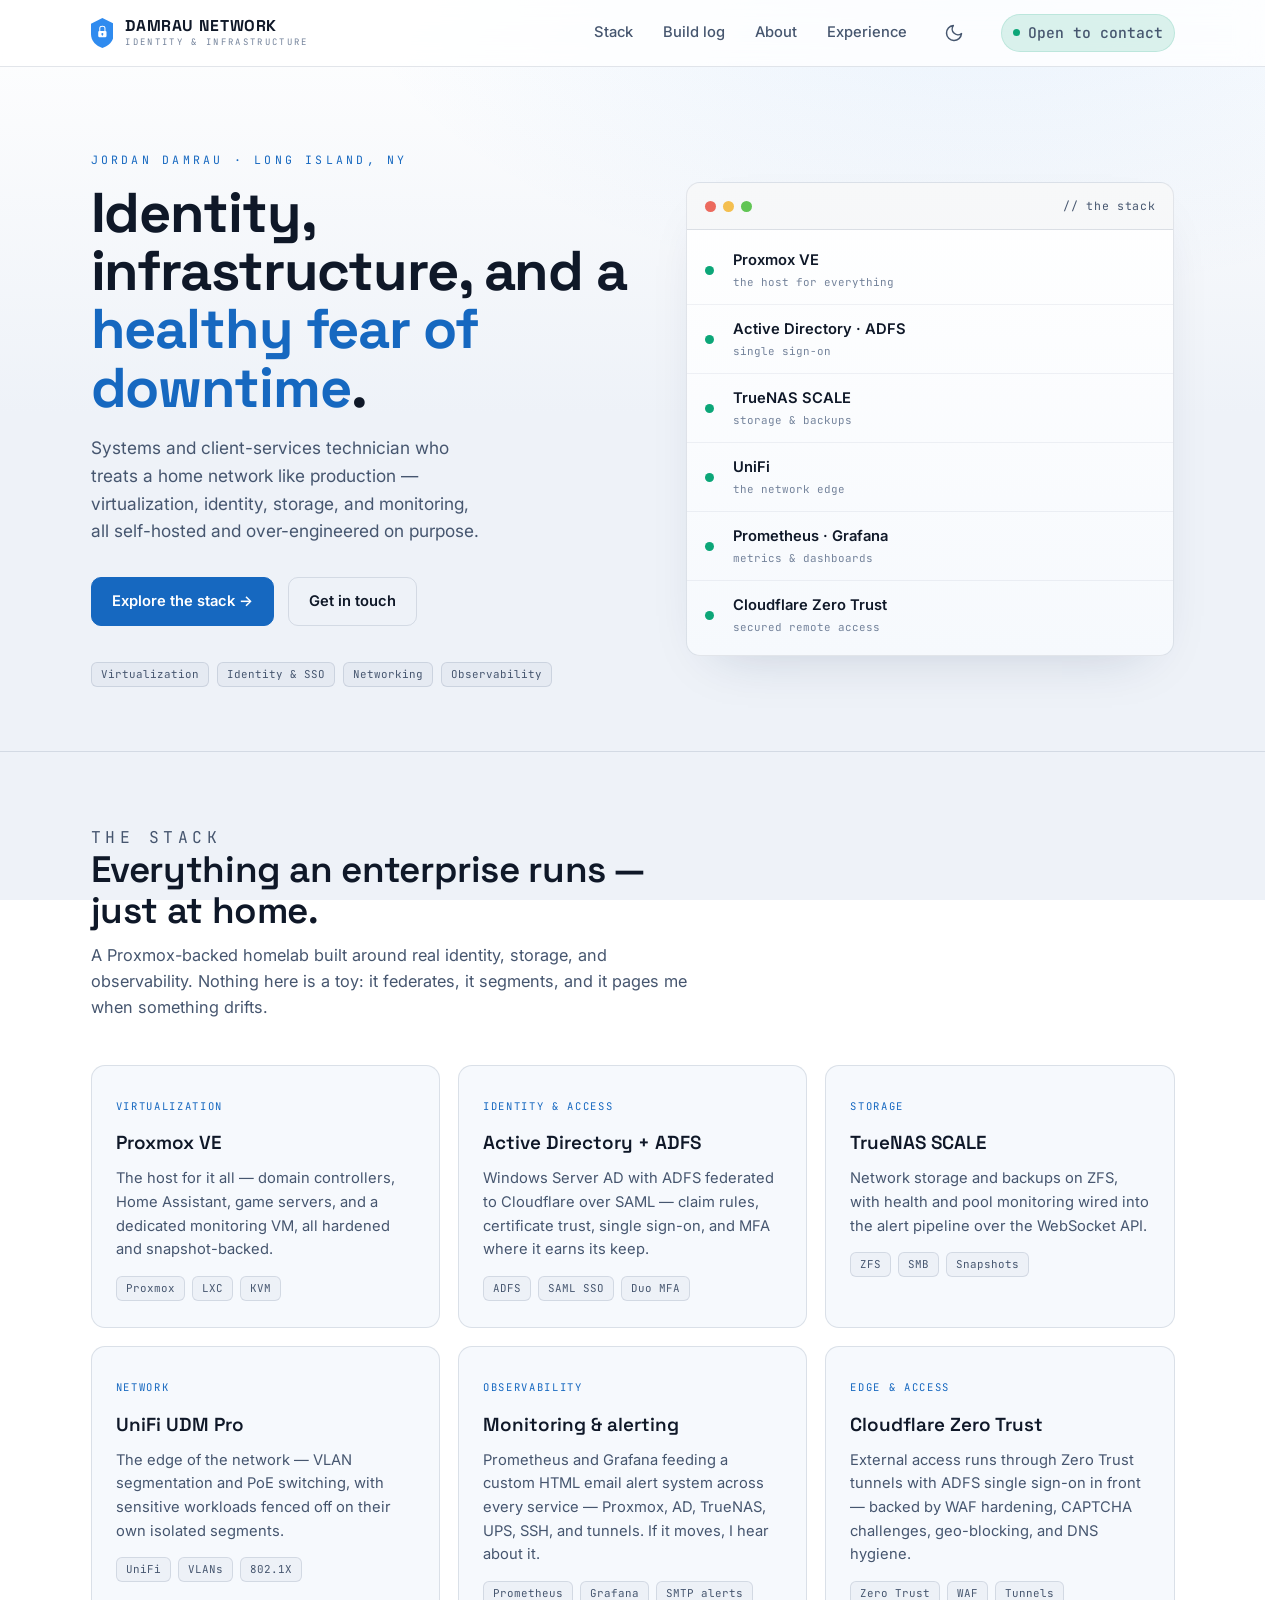
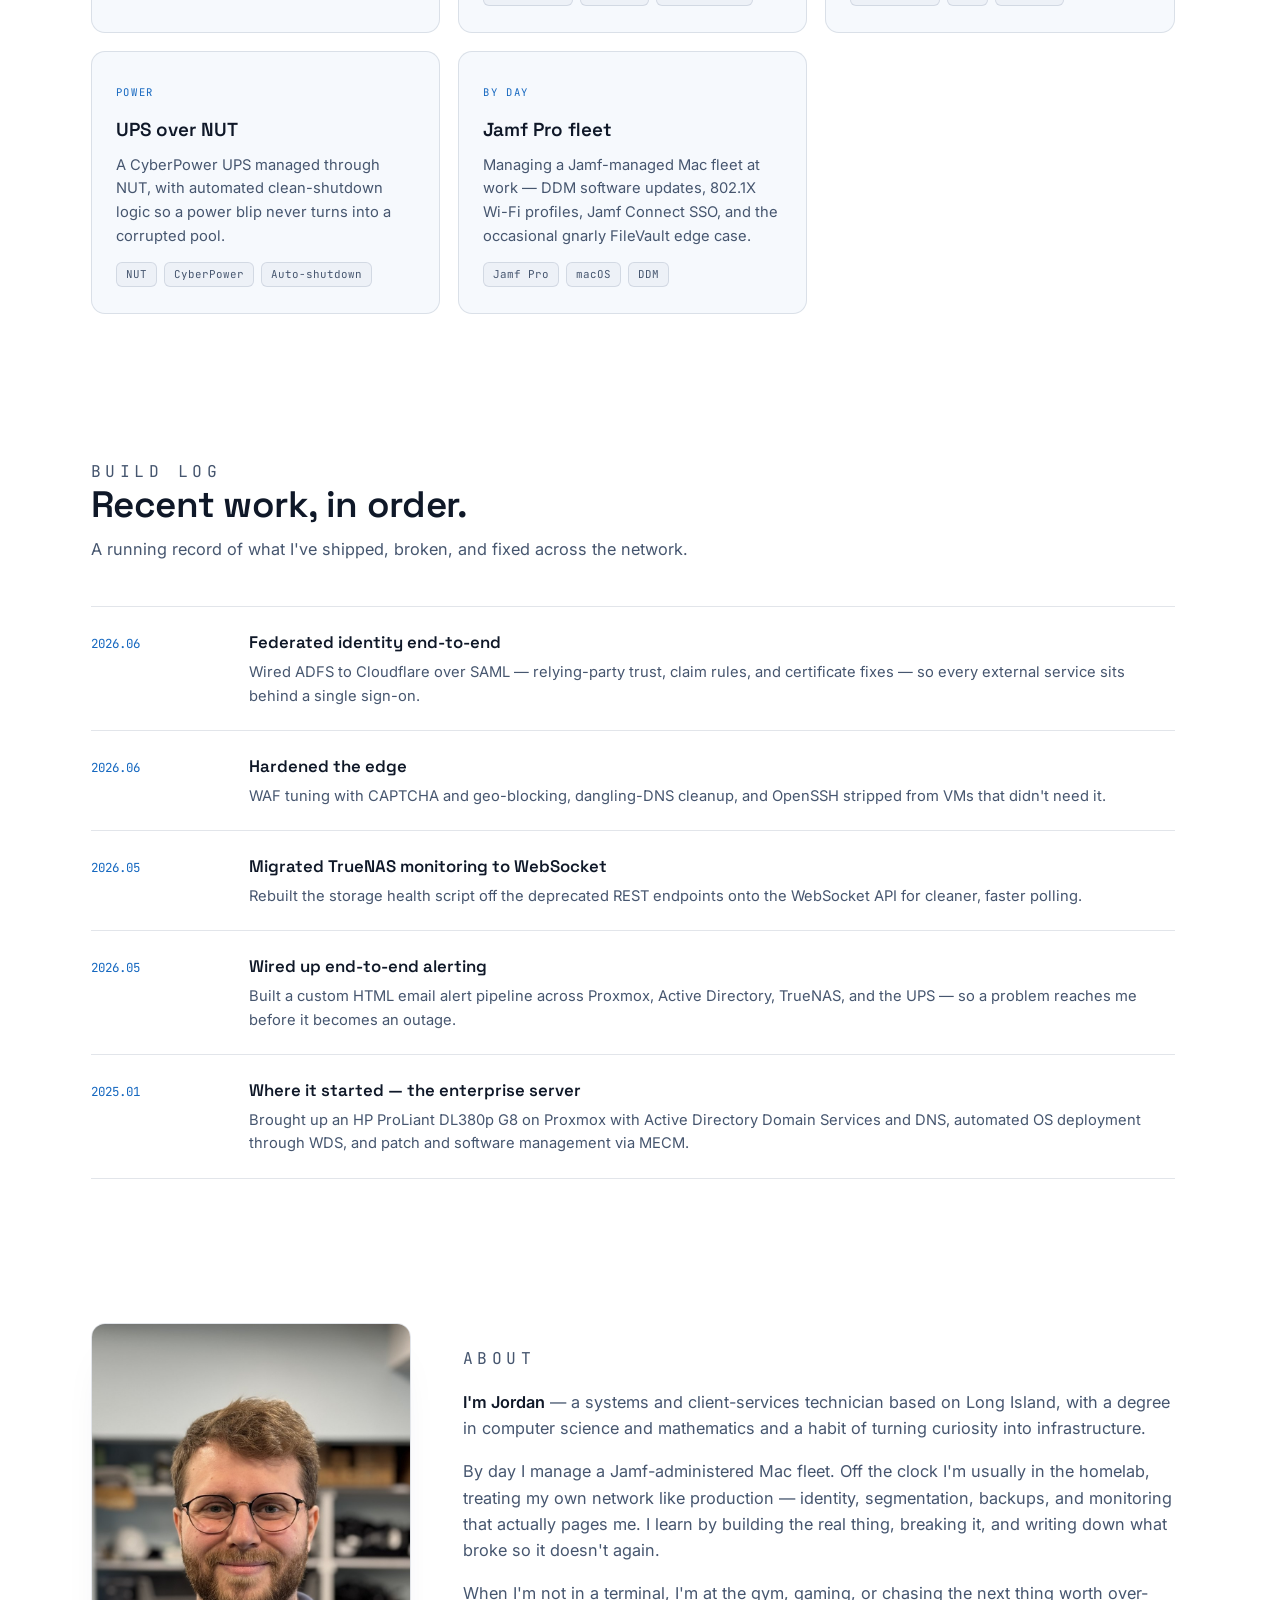
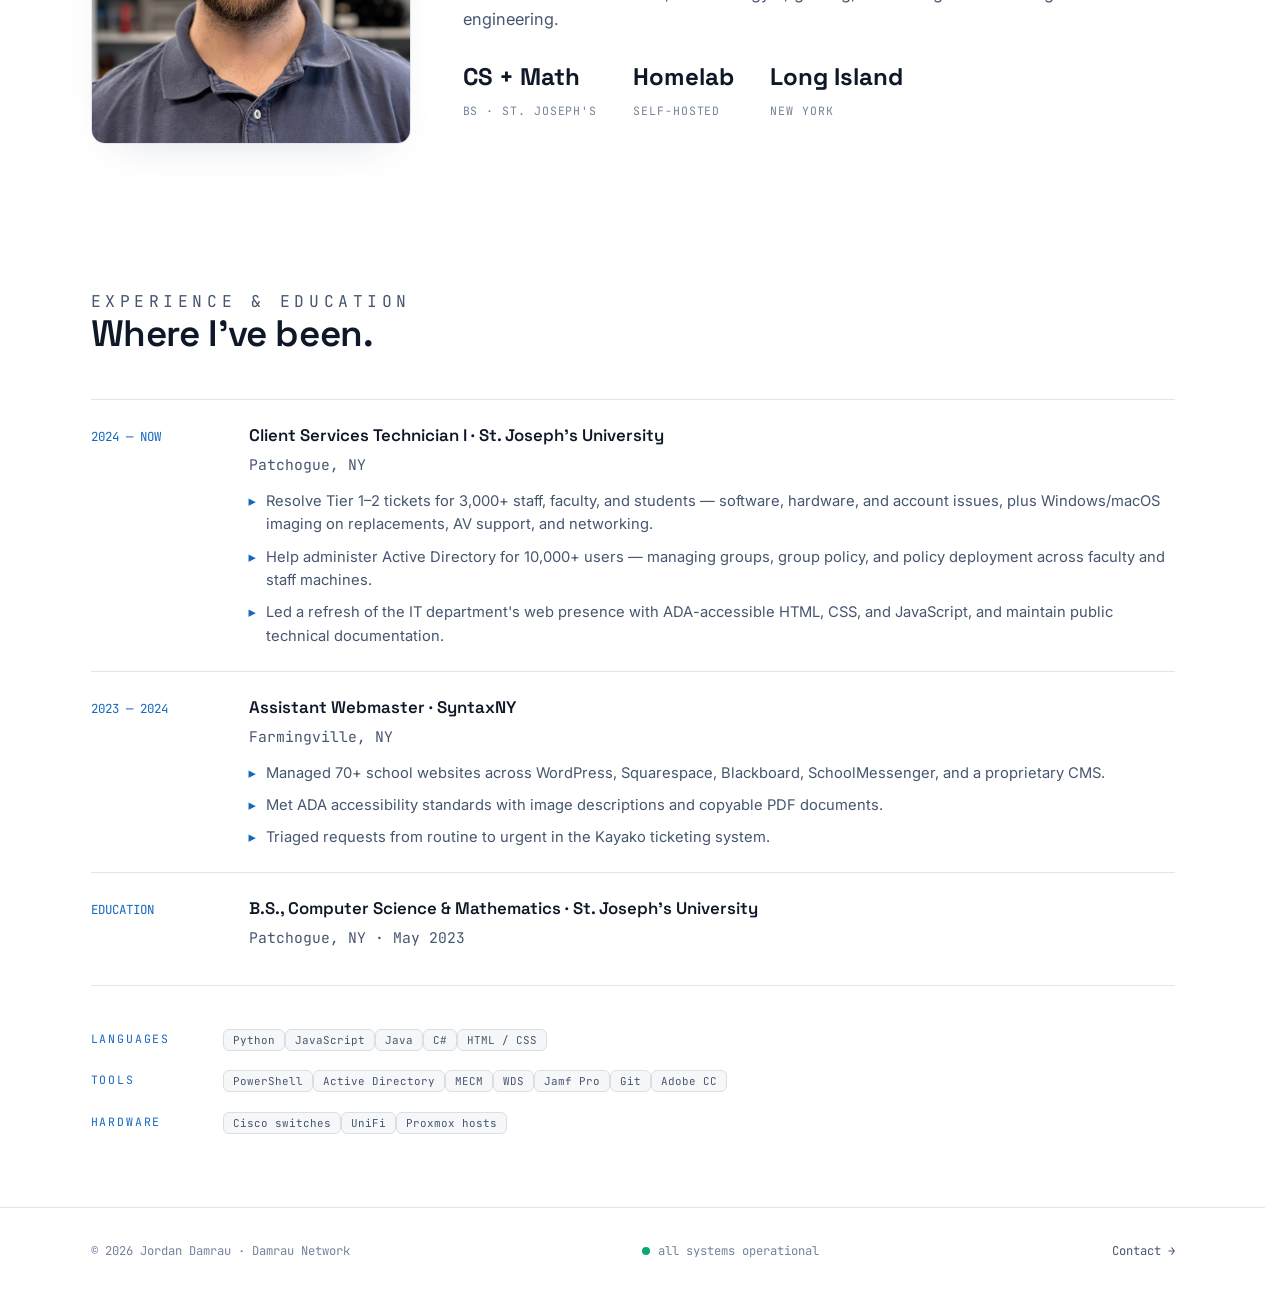
<file: index.html>
<!DOCTYPE html>
<html lang="en">
<head>
  <meta charset="UTF-8" />
  <meta name="viewport" content="width=device-width, initial-scale=1.0" />
  <script>
    /* set theme before paint to avoid a flash; respects saved choice, falls back to system */
    (function () {
      try {
        var t = localStorage.getItem('theme');
        if (!t) t = window.matchMedia('(prefers-color-scheme: light)').matches ? 'light' : 'dark';
        document.documentElement.setAttribute('data-theme', t);
      } catch (e) {
        document.documentElement.setAttribute('data-theme', 'dark');
      }
    })();
  </script>
  <title>Damrau Network — Identity & Infrastructure</title>
  <meta name="description" content="Jordan Damrau — systems & client-services technician running a fully self-hosted homelab: virtualization, identity, storage, and monitoring." />
  <link rel="icon" href="favicon.ico" sizes="any">
  <link rel="icon" href="favicon.svg" type="image/svg+xml">
  <link rel="apple-touch-icon" href="apple-touch-icon.png">
  <link rel="stylesheet" href="style.css" />
  <link rel="preconnect" href="https://fonts.googleapis.com" />
  <link rel="preconnect" href="https://fonts.gstatic.com" crossorigin />
  <link href="https://fonts.googleapis.com/css2?family=Space+Grotesk:wght@400;500;600;700&family=Inter:wght@400;500;600&family=JetBrains+Mono:wght@400;500&display=swap" rel="stylesheet" />
</head>
<body>

  <!-- NAV -->
  <nav class="nav">
    <div class="wrap nav-inner">
      <a class="brand-lockup" href="index.html" aria-label="Damrau Network home">
        <svg viewBox="0 0 88 116" xmlns="http://www.w3.org/2000/svg" aria-hidden="true">
          <path d="M0,-52 L44,-30 L44,10 C44,38 24,56 0,64 C-24,56 -44,38 -44,10 L-44,-30 Z" transform="translate(44,52)" fill="#2f8bef"/>
          <rect x="28" y="50" width="32" height="24" rx="4" fill="#fff"/>
          <path d="M34,50 L34,39 C34,29 54,29 54,39 L54,50" fill="none" stroke="#fff" stroke-width="4" stroke-linecap="round"/>
          <circle cx="44" cy="62" r="4" fill="#2f8bef"/>
          <line x1="44" y1="64" x2="44" y2="68" stroke="#2f8bef" stroke-width="2.5" stroke-linecap="round"/>
        </svg>
        <span class="brand-word">
          <b>DAMRAU NETWORK</b>
          <span>Identity &amp; Infrastructure</span>
        </span>
      </a>
      <div class="nav-links">
        <a href="#stack">Stack</a>
        <a href="#log">Build log</a>
        <a href="#about">About</a>
        <a href="#experience">Experience</a>
        <button class="theme-toggle" id="themeToggle" type="button" aria-label="Switch between light and dark mode" title="Toggle theme">
          <svg class="ic-sun" viewBox="0 0 24 24" fill="none" stroke="currentColor" stroke-width="1.8" stroke-linecap="round" stroke-linejoin="round" aria-hidden="true"><circle cx="12" cy="12" r="4"/><path d="M12 2v2M12 20v2M4.93 4.93l1.41 1.41M17.66 17.66l1.41 1.41M2 12h2M20 12h2M6.34 17.66l-1.41 1.41M19.07 4.93l-1.41 1.41"/></svg>
          <svg class="ic-moon" viewBox="0 0 24 24" fill="none" stroke="currentColor" stroke-width="1.8" stroke-linecap="round" stroke-linejoin="round" aria-hidden="true"><path d="M21 12.79A9 9 0 1 1 11.21 3 7 7 0 0 0 21 12.79Z"/></svg>
        </button>
        <a class="nav-cta nav-status" href="contact.html"><span style="width:7px;height:7px;border-radius:50%;background:var(--ok);display:inline-block"></span> Open to contact</a>
      </div>
    </div>
  </nav>

  <main>
    <!-- HERO -->
    <header class="hero">
      <div class="wrap hero-grid">
        <div class="reveal">
          <p class="eyebrow">Jordan Damrau · Long Island, NY</p>
          <h1>Identity, infrastructure, and a <span class="accent">healthy fear of downtime</span>.</h1>
          <p class="hero-sub">Systems and client-services technician who treats a home network like production — virtualization, identity, storage, and monitoring, all self-hosted and over-engineered on purpose.</p>
          <div class="hero-cta">
            <a class="btn btn-primary" href="#stack">Explore the stack →</a>
            <a class="btn btn-ghost" href="contact.html">Get in touch</a>
          </div>
          <div class="hero-tags">
            <span class="chip">Virtualization</span>
            <span class="chip">Identity &amp; SSO</span>
            <span class="chip">Networking</span>
            <span class="chip">Observability</span>
          </div>
        </div>

        <!-- SIGNATURE: live-style status board -->
        <div class="board reveal" role="img" aria-label="Core stack: virtualization, identity, storage, networking, monitoring, and edge access">
          <div class="board-bar">
            <span class="dots"><i></i><i></i><i></i></span>
            <span class="title">// the stack</span>
          </div>
          <div class="board-list">
            <div class="svc">
              <span class="led"></span>
              <span class="name">Proxmox VE <small>the host for everything</small></span>
            </div>
            <div class="svc">
              <span class="led"></span>
              <span class="name">Active Directory · ADFS <small>single sign-on</small></span>
            </div>
            <div class="svc">
              <span class="led"></span>
              <span class="name">TrueNAS SCALE <small>storage &amp; backups</small></span>
            </div>
            <div class="svc">
              <span class="led"></span>
              <span class="name">UniFi <small>the network edge</small></span>
            </div>
            <div class="svc">
              <span class="led"></span>
              <span class="name">Prometheus · Grafana <small>metrics &amp; dashboards</small></span>
            </div>
            <div class="svc">
              <span class="led"></span>
              <span class="name">Cloudflare Zero Trust <small>secured remote access</small></span>
            </div>
          </div>
        </div>
      </div>
    </header>

    <hr class="divider" />

    <!-- STACK -->
    <section class="section" id="stack">
      <div class="wrap">
        <div class="section-head reveal">
          <p class="eyebrow">The stack</p>
          <h2>Everything an enterprise runs — just at home.</h2>
          <p>A Proxmox-backed homelab built around real identity, storage, and observability. Nothing here is a toy: it federates, it segments, and it pages me when something drifts.</p>
        </div>

        <div class="grid">
          <article class="card reveal">
            <span class="tag">Virtualization</span>
            <h3>Proxmox VE</h3>
            <p>The host for it all — domain controllers, Home Assistant, game servers, and a dedicated monitoring VM, all hardened and snapshot-backed.</p>
            <div class="stack-row"><span class="chip">Proxmox</span><span class="chip">LXC</span><span class="chip">KVM</span></div>
          </article>

          <article class="card reveal">
            <span class="tag">Identity &amp; access</span>
            <h3>Active Directory + ADFS</h3>
            <p>Windows Server AD with ADFS federated to Cloudflare over SAML — claim rules, certificate trust, single sign-on, and MFA where it earns its keep.</p>
            <div class="stack-row"><span class="chip">ADFS</span><span class="chip">SAML SSO</span><span class="chip">Duo MFA</span></div>
          </article>

          <article class="card reveal">
            <span class="tag">Storage</span>
            <h3>TrueNAS SCALE</h3>
            <p>Network storage and backups on ZFS, with health and pool monitoring wired into the alert pipeline over the WebSocket API.</p>
            <div class="stack-row"><span class="chip">ZFS</span><span class="chip">SMB</span><span class="chip">Snapshots</span></div>
          </article>

          <article class="card reveal">
            <span class="tag">Network</span>
            <h3>UniFi UDM Pro</h3>
            <p>The edge of the network — VLAN segmentation and PoE switching, with sensitive workloads fenced off on their own isolated segments.</p>
            <div class="stack-row"><span class="chip">UniFi</span><span class="chip">VLANs</span><span class="chip">802.1X</span></div>
          </article>

          <article class="card reveal">
            <span class="tag">Observability</span>
            <h3>Monitoring &amp; alerting</h3>
            <p>Prometheus and Grafana feeding a custom HTML email alert system across every service — Proxmox, AD, TrueNAS, UPS, SSH, and tunnels. If it moves, I hear about it.</p>
            <div class="stack-row"><span class="chip">Prometheus</span><span class="chip">Grafana</span><span class="chip">SMTP alerts</span></div>
          </article>

          <article class="card reveal">
            <span class="tag">Edge &amp; access</span>
            <h3>Cloudflare Zero Trust</h3>
            <p>External access runs through Zero Trust tunnels with ADFS single sign-on in front — backed by WAF hardening, CAPTCHA challenges, geo-blocking, and DNS hygiene.</p>
            <div class="stack-row"><span class="chip">Zero Trust</span><span class="chip">WAF</span><span class="chip">Tunnels</span></div>
          </article>

          <article class="card reveal">
            <span class="tag">Power</span>
            <h3>UPS over NUT</h3>
            <p>A CyberPower UPS managed through NUT, with automated clean-shutdown logic so a power blip never turns into a corrupted pool.</p>
            <div class="stack-row"><span class="chip">NUT</span><span class="chip">CyberPower</span><span class="chip">Auto-shutdown</span></div>
          </article>

          <article class="card reveal">
            <span class="tag">By day</span>
            <h3>Jamf Pro fleet</h3>
            <p>Managing a Jamf-managed Mac fleet at work — DDM software updates, 802.1X Wi-Fi profiles, Jamf Connect SSO, and the occasional gnarly FileVault edge case.</p>
            <div class="stack-row"><span class="chip">Jamf Pro</span><span class="chip">macOS</span><span class="chip">DDM</span></div>
          </article>
        </div>
      </div>
    </section>

    <!-- BUILD LOG -->
    <section class="section" id="log">
      <div class="wrap">
        <div class="section-head reveal">
          <p class="eyebrow">Build log</p>
          <h2>Recent work, in order.</h2>
          <p>A running record of what I've shipped, broken, and fixed across the network.</p>
        </div>

        <div class="log">
          <div class="log-item reveal">
            <span class="log-date">2026.06</span>
            <div class="log-body">
              <h4>Federated identity end-to-end</h4>
              <p>Wired ADFS to Cloudflare over SAML — relying-party trust, claim rules, and certificate fixes — so every external service sits behind a single sign-on.</p>
            </div>
          </div>
          <div class="log-item reveal">
            <span class="log-date">2026.06</span>
            <div class="log-body">
              <h4>Hardened the edge</h4>
              <p>WAF tuning with CAPTCHA and geo-blocking, dangling-DNS cleanup, and OpenSSH stripped from VMs that didn't need it.</p>
            </div>
          </div>
          <div class="log-item reveal">
            <span class="log-date">2026.05</span>
            <div class="log-body">
              <h4>Migrated TrueNAS monitoring to WebSocket</h4>
              <p>Rebuilt the storage health script off the deprecated REST endpoints onto the WebSocket API for cleaner, faster polling.</p>
            </div>
          </div>
          <div class="log-item reveal">
            <span class="log-date">2026.05</span>
            <div class="log-body">
              <h4>Wired up end-to-end alerting</h4>
              <p>Built a custom HTML email alert pipeline across Proxmox, Active Directory, TrueNAS, and the UPS — so a problem reaches me before it becomes an outage.</p>
            </div>
          </div>
          <div class="log-item reveal">
            <span class="log-date">2025.01</span>
            <div class="log-body">
              <h4>Where it started — the enterprise server</h4>
              <p>Brought up an HP ProLiant DL380p G8 on Proxmox with Active Directory Domain Services and DNS, automated OS deployment through WDS, and patch and software management via MECM.</p>
            </div>
          </div>
        </div>
      </div>
    </section>

    <!-- ABOUT -->
    <section class="section" id="about">
      <div class="wrap about-grid">
        <div class="about-photo reveal">
          <img src="me.jpg" alt="Jordan Damrau" />
        </div>
        <div class="about-body reveal">
          <p class="eyebrow">About</p>
          <p><strong>I'm Jordan</strong> — a systems and client-services technician based on Long Island, with a degree in computer science and mathematics and a habit of turning curiosity into infrastructure.</p>
          <p>By day I manage a Jamf-administered Mac fleet. Off the clock I'm usually in the homelab, treating my own network like production — identity, segmentation, backups, and monitoring that actually pages me. I learn by building the real thing, breaking it, and writing down what broke so it doesn't again.</p>
          <p>When I'm not in a terminal, I'm at the gym, gaming, or chasing the next thing worth over-engineering.</p>
          <div class="about-stats">
            <div><b>CS + Math</b><span>BS · ST. JOSEPH'S</span></div>
            <div><b>Homelab</b><span>SELF-HOSTED</span></div>
            <div><b>Long Island</b><span>NEW YORK</span></div>
          </div>
        </div>
      </div>
    </section>

    <!-- EXPERIENCE & EDUCATION -->
    <section class="section" id="experience">
      <div class="wrap">
        <div class="section-head reveal">
          <p class="eyebrow">Experience &amp; education</p>
          <h2>Where I've been.</h2>
        </div>
        <div class="log">
          <div class="log-item reveal">
            <span class="log-date">2024 — NOW</span>
            <div class="log-body">
              <h4>Client Services Technician I · St. Joseph's University</h4>
              <p class="log-place">Patchogue, NY</p>
              <ul class="log-points">
                <li>Resolve Tier 1–2 tickets for 3,000+ staff, faculty, and students — software, hardware, and account issues, plus Windows/macOS imaging on replacements, AV support, and networking.</li>
                <li>Help administer Active Directory for 10,000+ users — managing groups, group policy, and policy deployment across faculty and staff machines.</li>
                <li>Led a refresh of the IT department's web presence with ADA-accessible HTML, CSS, and JavaScript, and maintain public technical documentation.</li>
              </ul>
            </div>
          </div>
          <div class="log-item reveal">
            <span class="log-date">2023 — 2024</span>
            <div class="log-body">
              <h4>Assistant Webmaster · SyntaxNY</h4>
              <p class="log-place">Farmingville, NY</p>
              <ul class="log-points">
                <li>Managed 70+ school websites across WordPress, Squarespace, Blackboard, SchoolMessenger, and a proprietary CMS.</li>
                <li>Met ADA accessibility standards with image descriptions and copyable PDF documents.</li>
                <li>Triaged requests from routine to urgent in the Kayako ticketing system.</li>
              </ul>
            </div>
          </div>
          <div class="log-item reveal">
            <span class="log-date">EDUCATION</span>
            <div class="log-body">
              <h4>B.S., Computer Science &amp; Mathematics · St. Joseph's University</h4>
              <p class="log-place">Patchogue, NY · May 2023</p>
            </div>
          </div>
        </div>

        <!-- SKILLS -->
        <div class="skills reveal">
          <div class="skills-row">
            <span class="skills-label">Languages</span>
            <div class="stack-row">
              <span class="chip">Python</span><span class="chip">JavaScript</span><span class="chip">Java</span><span class="chip">C#</span><span class="chip">HTML / CSS</span>
            </div>
          </div>
          <div class="skills-row">
            <span class="skills-label">Tools</span>
            <div class="stack-row">
              <span class="chip">PowerShell</span><span class="chip">Active Directory</span><span class="chip">MECM</span><span class="chip">WDS</span><span class="chip">Jamf Pro</span><span class="chip">Git</span><span class="chip">Adobe CC</span>
            </div>
          </div>
          <div class="skills-row">
            <span class="skills-label">Hardware</span>
            <div class="stack-row">
              <span class="chip">Cisco switches</span><span class="chip">UniFi</span><span class="chip">Proxmox hosts</span>
            </div>
          </div>
        </div>
      </div>
    </section>
  </main>

  <!-- FOOTER -->
  <footer class="footer">
    <div class="wrap footer-inner">
      <span>© 2026 Jordan Damrau · Damrau Network</span>
      <span class="footer-status"><i></i> all systems operational</span>
      <span><a href="contact.html">Contact →</a></span>
    </div>
  </footer>

  <script>
    document.documentElement.classList.add("js");
    (function () {
      var root = document.documentElement;
      var btn = document.getElementById('themeToggle');
      if (btn) btn.addEventListener('click', function () {
        var next = root.getAttribute('data-theme') === 'light' ? 'dark' : 'light';
        root.setAttribute('data-theme', next);
        try { localStorage.setItem('theme', next); } catch (e) {}
      });
    })();
    const io = new IntersectionObserver((entries) => {
      entries.forEach(e => { if (e.isIntersecting) { e.target.classList.add('in'); io.unobserve(e.target); } });
    }, { threshold: 0.12 });
    document.querySelectorAll('.reveal').forEach(el => io.observe(el));
  </script>
</body>
</html>
</file>
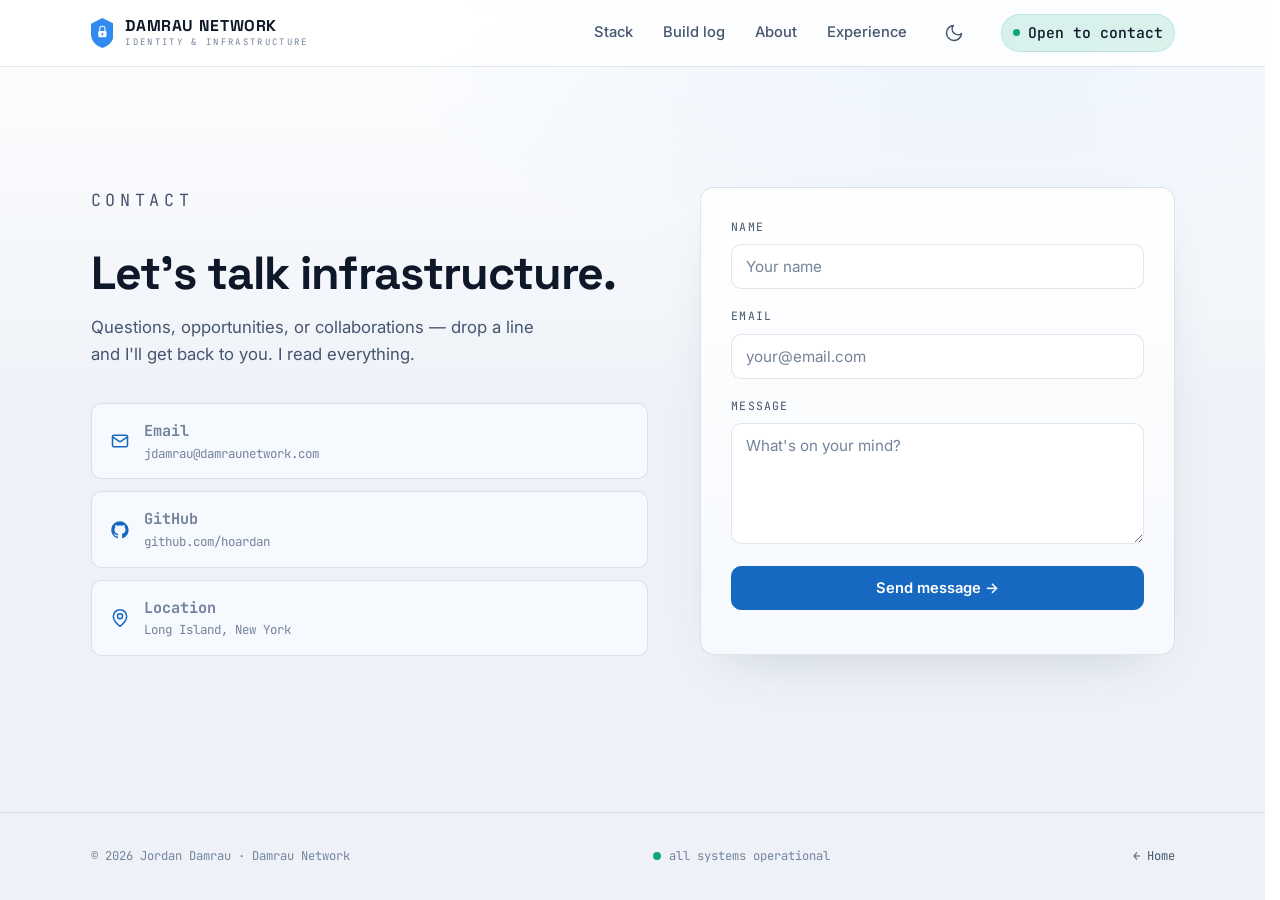
<file: contact.html>
<!DOCTYPE html>
<html lang="en">
<head>
  <meta charset="UTF-8" />
  <meta name="viewport" content="width=device-width, initial-scale=1.0" />
  <script>
    /* set theme before paint to avoid a flash; respects saved choice, falls back to system */
    (function () {
      try {
        var t = localStorage.getItem('theme');
        if (!t) t = window.matchMedia('(prefers-color-scheme: light)').matches ? 'light' : 'dark';
        document.documentElement.setAttribute('data-theme', t);
      } catch (e) {
        document.documentElement.setAttribute('data-theme', 'dark');
      }
    })();
  </script>
  <title>Damrau Network — Contact</title>
  <meta name="description" content="Get in touch with Jordan Damrau — questions, opportunities, or collaborations." />
  <link rel="icon" href="favicon.ico" sizes="any">
  <link rel="icon" href="favicon.svg" type="image/svg+xml">
  <link rel="apple-touch-icon" href="apple-touch-icon.png">
  <link rel="stylesheet" href="style.css" />
  <link rel="preconnect" href="https://fonts.googleapis.com" />
  <link rel="preconnect" href="https://fonts.gstatic.com" crossorigin />
  <link href="https://fonts.googleapis.com/css2?family=Space+Grotesk:wght@400;500;600;700&family=Inter:wght@400;500;600&family=JetBrains+Mono:wght@400;500&display=swap" rel="stylesheet" />
</head>
<body>

  <!-- NAV -->
  <nav class="nav">
    <div class="wrap nav-inner">
      <a class="brand-lockup" href="index.html" aria-label="Damrau Network home">
        <svg viewBox="0 0 88 116" xmlns="http://www.w3.org/2000/svg" aria-hidden="true">
          <path d="M0,-52 L44,-30 L44,10 C44,38 24,56 0,64 C-24,56 -44,38 -44,10 L-44,-30 Z" transform="translate(44,52)" fill="#2f8bef"/>
          <rect x="28" y="50" width="32" height="24" rx="4" fill="#fff"/>
          <path d="M34,50 L34,39 C34,29 54,29 54,39 L54,50" fill="none" stroke="#fff" stroke-width="4" stroke-linecap="round"/>
          <circle cx="44" cy="62" r="4" fill="#2f8bef"/>
          <line x1="44" y1="64" x2="44" y2="68" stroke="#2f8bef" stroke-width="2.5" stroke-linecap="round"/>
        </svg>
        <span class="brand-word">
          <b>DAMRAU NETWORK</b>
          <span>Identity &amp; Infrastructure</span>
        </span>
      </a>
      <div class="nav-links">
        <a href="index.html#stack">Stack</a>
        <a href="index.html#log">Build log</a>
        <a href="index.html#about">About</a>
        <a href="index.html#experience">Experience</a>
        <button class="theme-toggle" id="themeToggle" type="button" aria-label="Switch between light and dark mode" title="Toggle theme">
          <svg class="ic-sun" viewBox="0 0 24 24" fill="none" stroke="currentColor" stroke-width="1.8" stroke-linecap="round" stroke-linejoin="round" aria-hidden="true"><circle cx="12" cy="12" r="4"/><path d="M12 2v2M12 20v2M4.93 4.93l1.41 1.41M17.66 17.66l1.41 1.41M2 12h2M20 12h2M6.34 17.66l-1.41 1.41M19.07 4.93l-1.41 1.41"/></svg>
          <svg class="ic-moon" viewBox="0 0 24 24" fill="none" stroke="currentColor" stroke-width="1.8" stroke-linecap="round" stroke-linejoin="round" aria-hidden="true"><path d="M21 12.79A9 9 0 1 1 11.21 3 7 7 0 0 0 21 12.79Z"/></svg>
        </button>
        <a class="nav-cta nav-status active" href="contact.html"><span style="width:7px;height:7px;border-radius:50%;background:var(--ok);display:inline-block"></span> Open to contact</a>
      </div>
    </div>
  </nav>

  <main>
    <section class="section">
      <div class="wrap contact-grid" style="padding-top:48px">
        <!-- INTRO + CHANNELS -->
        <div class="contact-intro reveal">
          <p class="eyebrow">Contact</p>
          <h1>Let's talk infrastructure.</h1>
          <p>Questions, opportunities, or collaborations — drop a line and I'll get back to you. I read everything.</p>

          <div class="channels">
            <a class="channel" href="mailto:jdamrau@damraunetwork.com">
              <span class="ic" aria-hidden="true">
                <svg width="20" height="20" viewBox="0 0 24 24" fill="none" stroke="currentColor" stroke-width="1.8" stroke-linecap="round" stroke-linejoin="round"><rect x="3" y="5" width="18" height="14" rx="2"/><path d="m3 7 9 6 9-6"/></svg>
              </span>
              <span><b>Email</b><span>jdamrau@damraunetwork.com</span></span>
            </a>
            <a class="channel" href="https://github.com/hoardan">
              <span class="ic" aria-hidden="true">
                <svg width="20" height="20" viewBox="0 0 24 24" fill="currentColor"><path d="M12 1.5a10.5 10.5 0 0 0-3.32 20.46c.52.1.71-.22.71-.5v-1.96c-2.9.63-3.52-1.24-3.52-1.24-.47-1.2-1.16-1.52-1.16-1.52-.95-.65.07-.64.07-.64 1.05.08 1.6 1.08 1.6 1.08.94 1.6 2.46 1.14 3.06.87.1-.68.37-1.14.66-1.4-2.31-.26-4.74-1.16-4.74-5.14 0-1.14.4-2.06 1.07-2.79-.1-.26-.46-1.32.1-2.74 0 0 .87-.28 2.86 1.06a9.9 9.9 0 0 1 5.2 0c1.98-1.34 2.85-1.06 2.85-1.06.57 1.42.21 2.48.1 2.74.67.73 1.07 1.65 1.07 2.79 0 3.99-2.44 4.87-4.76 5.13.38.32.71.95.71 1.92v2.85c0 .28.19.61.72.5A10.5 10.5 0 0 0 12 1.5Z"/></svg>
              </span>
              <span><b>GitHub</b><span>github.com/hoardan</span></span>
            </a>
            <a class="channel" href="#">
              <span class="ic" aria-hidden="true">
                <svg width="20" height="20" viewBox="0 0 24 24" fill="none" stroke="currentColor" stroke-width="1.8" stroke-linecap="round" stroke-linejoin="round"><path d="M20 10c0 6-8 12-8 12s-8-6-8-12a8 8 0 0 1 16 0Z"/><circle cx="12" cy="10" r="3"/></svg>
              </span>
              <span><b>Location</b><span>Long Island, New York</span></span>
            </a>
          </div>
        </div>

        <!-- FORM -->
        <div class="form-card reveal">
          <form id="contactForm" action="https://formspree.io/f/mvznnwle" method="POST">
            <input type="hidden" name="_subject" value="New message from damraunetwork.com" />
            <div class="field">
              <label for="name">Name</label>
              <input type="text" id="name" name="name" placeholder="Your name" required />
            </div>
            <div class="field">
              <label for="email">Email</label>
              <input type="email" id="email" name="email" placeholder="your@email.com" required />
            </div>
            <div class="field">
              <label for="message">Message</label>
              <textarea id="message" name="message" rows="5" placeholder="What's on your mind?" required></textarea>
            </div>
            <button type="submit" class="btn btn-primary" id="contactSubmit">Send message →</button>
            <p class="form-status" id="formStatus" role="status" aria-live="polite"></p>
          </form>
        </div>
      </div>
    </section>
  </main>

  <footer class="footer">
    <div class="wrap footer-inner">
      <span>© 2026 Jordan Damrau · Damrau Network</span>
      <span class="footer-status"><i></i> all systems operational</span>
      <span><a href="index.html">← Home</a></span>
    </div>
  </footer>

  <script>
    document.documentElement.classList.add("js");
    (function () {
      var root = document.documentElement;
      var btn = document.getElementById('themeToggle');
      if (btn) btn.addEventListener('click', function () {
        var next = root.getAttribute('data-theme') === 'light' ? 'dark' : 'light';
        root.setAttribute('data-theme', next);
        try { localStorage.setItem('theme', next); } catch (e) {}
      });
    })();
    const io = new IntersectionObserver((entries) => {
      entries.forEach(e => { if (e.isIntersecting) { e.target.classList.add('in'); io.unobserve(e.target); } });
    }, { threshold: 0.12 });
    document.querySelectorAll('.reveal').forEach(el => io.observe(el));

    (function () {
      var form = document.getElementById('contactForm');
      if (!form) return;
      var statusEl = document.getElementById('formStatus');
      var submitBtn = document.getElementById('contactSubmit');
      form.addEventListener('submit', async function (e) {
        e.preventDefault();
        statusEl.className = 'form-status';
        statusEl.textContent = '';
        var label = submitBtn.textContent;
        submitBtn.disabled = true;
        submitBtn.textContent = 'Sending\u2026';
        try {
          var res = await fetch(form.action, {
            method: 'POST',
            body: new FormData(form),
            headers: { 'Accept': 'application/json' }
          });
          if (res.ok) {
            form.reset();
            statusEl.className = 'form-status ok';
            statusEl.textContent = 'Thanks \u2014 your message is on its way. I\u2019ll be in touch.';
          } else {
            var data = await res.json().catch(function () { return {}; });
            statusEl.className = 'form-status err';
            statusEl.textContent = (data.errors && data.errors[0] && data.errors[0].message)
              ? data.errors[0].message
              : 'Something went wrong \u2014 please email me directly.';
          }
        } catch (err) {
          statusEl.className = 'form-status err';
          statusEl.textContent = 'Network error \u2014 please try again, or email me directly.';
        } finally {
          submitBtn.disabled = false;
          submitBtn.textContent = label;
        }
      });
    })();
  </script>
</body>
</html>
</file>
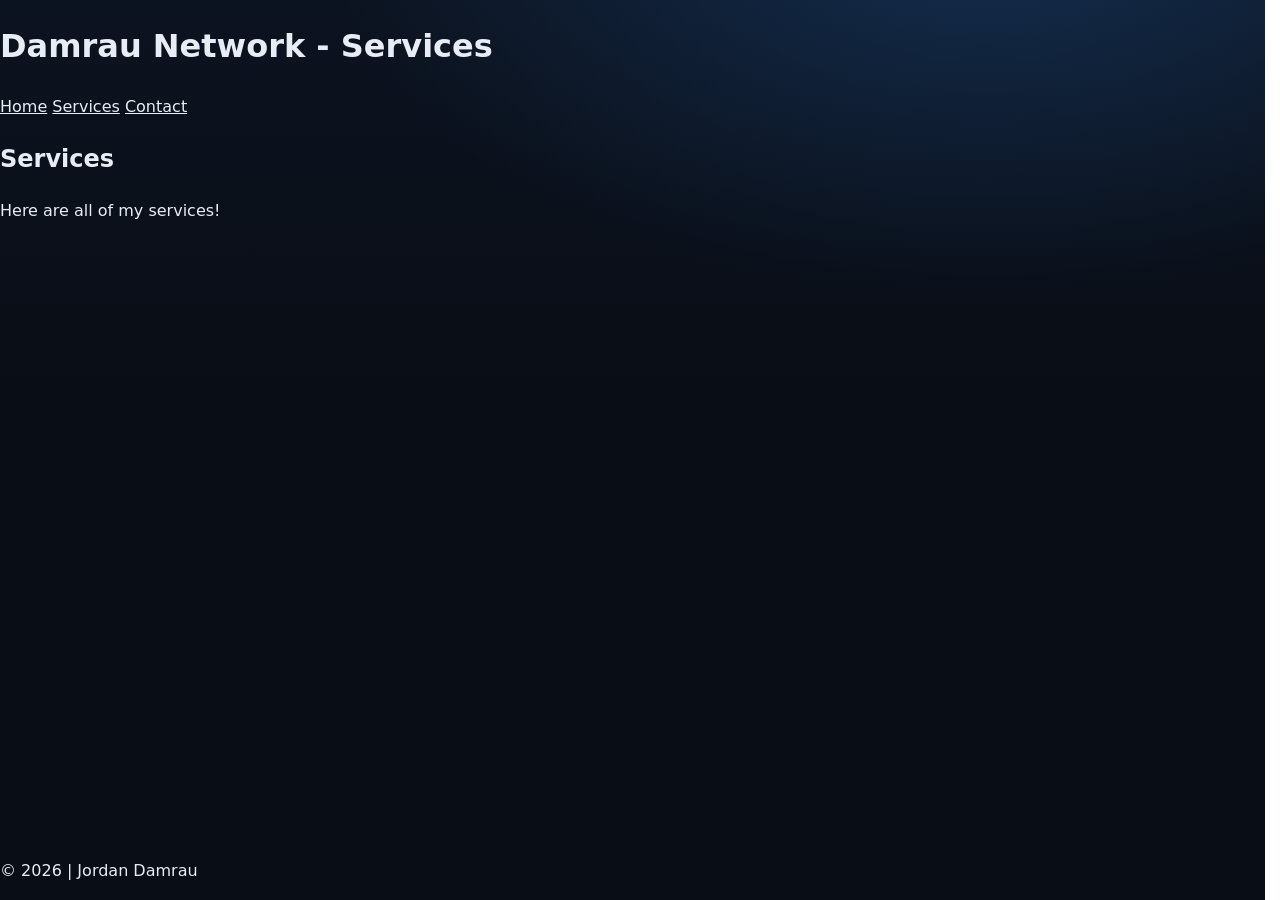
<file: services.html>
<!DOCTYPE html>
<html lang="en">
    <head>
        <meta charset="UTF-8" />
        <meta name="viewport" content="width=device-width, initial-scale=1.0" />
        <title>Damrau Network - Services</title>
        <meta name="description" content="Damrau Network & Things">
        <link rel="stylesheet" href="style.css">
    </head>
    <body>
        <header>
            <h1>Damrau Network - Services</h1>
        </header>

        <nav>
            <a href="index.html">Home</a>
            <a href="#services">Services</a>
            <a href="contact.html">Contact</a>
        </nav>
            
        <main>
            <section id="services">
                <h2>Services</h2>
                <p>Here are all of my services!</p>
            </section>
        </main>

        <footer>
            <p>© 2026 | Jordan Damrau</p>
        </footer>
    </body>
</html>
</file>
<file: style.css>
/* ============================================================
   DAMRAU NETWORK — ops-console design system
   Display: Space Grotesk · Body: Inter · Data: JetBrains Mono
   ============================================================ */

:root {
  --bg:        #090d15;
  --bg-grad:   #0c1320;
  --panel:     #111a29;
  --panel-2:   #0e1622;
  --line:      rgba(148, 170, 204, 0.12);
  --line-soft: rgba(148, 170, 204, 0.07);

  --text:      #e8edf5;
  --muted:     #8b9ab2;
  --faint:     #5d6a80;

  --brand:     #2f8bef;   /* logo blue, brightened for dark */
  --brand-deep:#185fa5;   /* logo blue */
  --brand-glow: rgba(47, 139, 239, 0.22);

  --ok:        #36d399;
  --ok-dim:    rgba(54, 211, 153, 0.16);
  --warn:      #f5b948;

  --radius:    14px;
  --radius-sm: 10px;
  --maxw:      1140px;

  --mono: "JetBrains Mono", ui-monospace, SFMono-Regular, Menlo, monospace;
  --display: "Space Grotesk", system-ui, sans-serif;
  --body: "Inter", system-ui, -apple-system, sans-serif;

  /* theme-aware surfaces (dark defaults) */
  --on-brand:  #04101f;
  --brand-hover: #4c9ef5;
  --nav-bg:    rgba(9, 13, 21, 0.72);
  --bar:       rgba(255, 255, 255, 0.02);
  --chip-bg:   rgba(255, 255, 255, 0.02);
  --input-bg:  rgba(255, 255, 255, 0.025);
  --input-focus-bg: rgba(47, 139, 239, 0.05);
  --shadow:    0 30px 80px -40px rgba(0, 0, 0, 0.9);
  --shadow-soft: 0 30px 70px -40px rgba(0, 0, 0, 0.9);
}

/* ---------- LIGHT THEME ---------- */
:root[data-theme="light"] {
  --bg:        #eef2f8;
  --bg-grad:   #ffffff;
  --panel:     #ffffff;
  --panel-2:   #f6f9fd;
  --line:      rgba(20, 40, 80, 0.12);
  --line-soft: rgba(20, 40, 80, 0.06);

  --text:      #0f1828;
  --muted:     #46566f;
  --faint:     #74839b;

  --brand:     #1668c0;
  --brand-deep:#0f4e8a;
  --brand-glow: rgba(47, 139, 239, 0.10);

  --ok:        #0ca678;
  --ok-dim:    rgba(12, 166, 120, 0.14);
  --warn:      #c8870a;

  --on-brand:  #ffffff;
  --brand-hover: #114f8f;
  --nav-bg:    rgba(255, 255, 255, 0.78);
  --bar:       rgba(20, 40, 80, 0.03);
  --chip-bg:   rgba(20, 40, 80, 0.035);
  --input-bg:  #ffffff;
  --input-focus-bg: rgba(24, 95, 165, 0.06);
  --shadow:    0 22px 55px -30px rgba(20, 40, 80, 0.22);
  --shadow-soft: 0 20px 45px -28px rgba(20, 40, 80, 0.18);
}

* { box-sizing: border-box; }

html { scroll-behavior: smooth; scrollbar-gutter: stable; }

body {
  margin: 0;
  font-family: var(--body);
  color: var(--text);
  line-height: 1.6;
  background:
    radial-gradient(1100px 620px at 78% -8%, var(--brand-glow), transparent 60%),
    linear-gradient(180deg, var(--bg-grad) 0%, var(--bg) 46%);
  background-attachment: fixed;
  min-height: 100vh;
  -webkit-font-smoothing: antialiased;
  display: flex;
  flex-direction: column;
}

a { color: inherit; }

.wrap {
  width: 100%;
  max-width: var(--maxw);
  margin: 0 auto;
  padding: 0 28px;
}

.eyebrow {
  font-family: var(--mono);
  font-size: 0.72rem;
  letter-spacing: 0.28em;
  text-transform: uppercase;
  color: var(--brand);
  margin: 0 0 0.9rem;
}

/* ---------- NAV ---------- */
.nav {
  position: sticky;
  top: 0;
  z-index: 50;
  backdrop-filter: blur(14px);
  background: var(--nav-bg);
  border-bottom: 1px solid var(--line);
}
.nav-inner {
  display: flex;
  align-items: center;
  justify-content: space-between;
  height: 66px;
}
.brand-lockup { display: flex; align-items: center; gap: 12px; text-decoration: none; }
.brand-lockup svg { height: 30px; width: auto; display: block; }
.brand-word { display: flex; flex-direction: column; line-height: 1; }
.brand-word b {
  font-family: var(--display);
  font-weight: 700;
  font-size: 0.98rem;
  letter-spacing: 0.04em;
}
.brand-word span {
  font-family: var(--mono);
  font-size: 0.56rem;
  letter-spacing: 0.26em;
  color: var(--faint);
  text-transform: uppercase;
  margin-top: 3px;
}
.nav-links { display: flex; align-items: center; gap: 30px; }
.nav-links a {
  text-decoration: none;
  color: var(--muted);
  font-size: 0.92rem;
  font-weight: 500;
  transition: color 0.18s ease;
}
.nav-links a:hover, .nav-links a.active { color: var(--text); }
.nav-status {
  display: inline-flex;
  align-items: center;
  gap: 8px;
  font-family: var(--mono);
  font-size: 0.7rem;
  color: var(--ok);
  padding: 6px 11px;
  border: 1px solid var(--ok-dim);
  border-radius: 999px;
  background: var(--ok-dim);
  white-space: nowrap;
}
.nav-toggle { display: none; }
.theme-toggle {
  position: relative;
  display: inline-flex;
  align-items: center;
  justify-content: center;
  width: 34px;
  height: 34px;
  border: none;
  background: none;
  padding: 0;
  color: var(--muted);
  cursor: pointer;
  transition: color 0.2s ease;
}
.theme-toggle:hover { color: var(--brand); }
.theme-toggle svg {
  position: absolute;
  width: 20px;
  height: 20px;
  pointer-events: none;
  transition: opacity 0.4s ease, transform 0.55s cubic-bezier(0.5, 1.6, 0.4, 1);
}
/* dark (default): sun on screen, moon spun away */
.theme-toggle .ic-sun  { opacity: 1; transform: rotate(0deg) scale(1); }
.theme-toggle .ic-moon { opacity: 0; transform: rotate(-90deg) scale(0.3); }
/* light: moon on screen, sun spins out */
:root[data-theme="light"] .theme-toggle .ic-sun  { opacity: 0; transform: rotate(90deg) scale(0.3); }
:root[data-theme="light"] .theme-toggle .ic-moon { opacity: 1; transform: rotate(0deg) scale(1); }

/* ---------- BUTTONS ---------- */
.btn {
  display: inline-flex;
  align-items: center;
  gap: 9px;
  font-family: var(--body);
  font-weight: 600;
  font-size: 0.92rem;
  text-decoration: none;
  padding: 12px 20px;
  border-radius: var(--radius-sm);
  border: 1px solid transparent;
  cursor: pointer;
  transition: transform 0.15s ease, background 0.18s ease, border-color 0.18s ease;
}
.btn-primary { background: var(--brand); color: var(--on-brand); border-color: var(--brand); }
.btn-primary:hover { transform: translateY(-2px); background: var(--brand-hover); }
.btn-ghost { background: transparent; color: var(--text); border-color: var(--line); }
.btn-ghost:hover { border-color: var(--brand); color: var(--brand); }

/* ---------- HERO ---------- */
.hero { padding: 84px 0 64px; }
.hero-grid {
  display: grid;
  grid-template-columns: 1.05fr 0.95fr;
  gap: 56px;
  align-items: center;
}
.hero h1 {
  font-family: var(--display);
  font-weight: 700;
  font-size: clamp(2.3rem, 5vw, 3.5rem);
  line-height: 1.04;
  letter-spacing: -0.02em;
  margin: 0 0 1.1rem;
}
.hero h1 .accent { color: var(--brand); }
.hero-sub {
  font-size: 1.08rem;
  color: var(--muted);
  max-width: 36ch;
  margin: 0 0 2rem;
}
.hero-cta { display: flex; gap: 14px; flex-wrap: wrap; }
.hero-tags { margin-top: 2.2rem; display: flex; flex-wrap: wrap; gap: 8px; }

/* ---------- STATUS BOARD (signature) ---------- */
.board {
  background: linear-gradient(180deg, var(--panel) 0%, var(--panel-2) 100%);
  border: 1px solid var(--line);
  border-radius: var(--radius);
  overflow: hidden;
  box-shadow: var(--shadow);
}
.board-bar {
  display: flex;
  align-items: center;
  justify-content: space-between;
  padding: 14px 18px;
  border-bottom: 1px solid var(--line);
  background: var(--bar);
}
.board-bar .dots { display: flex; gap: 7px; }
.board-bar .dots i { width: 11px; height: 11px; border-radius: 50%; display: block; }
.board-bar .dots i:nth-child(1){ background:#ec6a5e; }
.board-bar .dots i:nth-child(2){ background:#f4bf50; }
.board-bar .dots i:nth-child(3){ background:#61c554; }
.board-bar .title { font-family: var(--mono); font-size: 0.72rem; color: var(--muted); letter-spacing: 0.06em; }
.board-list { padding: 6px 0; }
.svc {
  display: grid;
  grid-template-columns: 14px 1fr auto;
  align-items: center;
  gap: 14px;
  padding: 13px 18px;
  border-bottom: 1px solid var(--line-soft);
}
.svc:last-child { border-bottom: none; }
.svc .led {
  width: 9px; height: 9px; border-radius: 50%;
  background: var(--ok);
  box-shadow: 0 0 0 0 var(--ok);
  animation: pulse 2.6s infinite;
}
.svc.warn .led { background: var(--warn); animation: none; }
.svc .name { font-weight: 600; font-size: 0.92rem; }
.svc .name small { display: block; font-family: var(--mono); font-size: 0.68rem; color: var(--faint); font-weight: 400; margin-top: 1px; }
.svc .meta { font-family: var(--mono); font-size: 0.72rem; color: var(--muted); text-align: right; }
.svc .meta b { color: var(--ok); font-weight: 500; }
.svc.warn .meta b { color: var(--warn); }

@keyframes pulse {
  0%   { box-shadow: 0 0 0 0 rgba(54,211,153,0.45); }
  70%  { box-shadow: 0 0 0 7px rgba(54,211,153,0); }
  100% { box-shadow: 0 0 0 0 rgba(54,211,153,0); }
}

/* ---------- SECTIONS ---------- */
.section { padding: 72px 0; }
.section-head { max-width: 60ch; margin-bottom: 44px; }
.section-head h2 {
  font-family: var(--display);
  font-weight: 600;
  font-size: clamp(1.7rem, 3vw, 2.3rem);
  letter-spacing: -0.01em;
  margin: 0 0 0.7rem;
  line-height: 1.1;
}
.section-head p { color: var(--muted); margin: 0; font-size: 1.02rem; }
.divider { border: none; border-top: 1px solid var(--line); margin: 0; }

/* ---------- STACK GRID ---------- */
.grid {
  display: grid;
  grid-template-columns: repeat(3, 1fr);
  gap: 18px;
}
.card {
  background: var(--panel-2);
  border: 1px solid var(--line);
  border-radius: var(--radius);
  padding: 26px 24px;
  transition: transform 0.18s ease, border-color 0.18s ease, background 0.18s ease;
}
.card:hover { transform: translateY(-4px); border-color: rgba(47,139,239,0.4); background: var(--panel); }
.card .tag {
  font-family: var(--mono);
  font-size: 0.66rem;
  letter-spacing: 0.16em;
  text-transform: uppercase;
  color: var(--brand);
  display: inline-block;
  margin-bottom: 14px;
}
.card h3 { font-family: var(--display); font-weight: 600; font-size: 1.18rem; margin: 0 0 0.55rem; }
.card p { color: var(--muted); font-size: 0.92rem; margin: 0 0 14px; }
.card .stack-row { display: flex; flex-wrap: wrap; gap: 7px; }
.chip {
  font-family: var(--mono);
  font-size: 0.68rem;
  color: var(--muted);
  border: 1px solid var(--line);
  border-radius: 6px;
  padding: 3px 9px;
  background: var(--chip-bg);
}

/* ---------- BUILD LOG ---------- */
.log { display: grid; gap: 0; }
.log-item {
  display: grid;
  grid-template-columns: 130px 1fr;
  gap: 28px;
  padding: 22px 0;
  border-top: 1px solid var(--line);
  align-items: baseline;
}
.log-item:last-child { border-bottom: 1px solid var(--line); }
.log-date { font-family: var(--mono); font-size: 0.78rem; color: var(--brand); }
.log-body h4 { font-family: var(--display); font-weight: 600; font-size: 1.05rem; margin: 0 0 0.3rem; }
.log-body p { color: var(--muted); font-size: 0.92rem; margin: 0; }
.log-place { font-family: var(--mono); font-size: 0.72rem; color: var(--faint); margin: 0 0 0.8rem !important; }
.log-points { margin: 0; padding: 0; list-style: none; display: grid; gap: 0.55rem; }
.log-points li { color: var(--muted); font-size: 0.92rem; padding-left: 1.1rem; position: relative; }
.log-points li::before { content: "▸"; position: absolute; left: 0; color: var(--brand); }

/* ---------- SKILLS ---------- */
.skills { margin-top: 40px; display: grid; gap: 16px; }
.skills-row { display: grid; grid-template-columns: 110px 1fr; gap: 22px; align-items: start; }
.skills-label {
  font-family: var(--mono);
  font-size: 0.72rem;
  letter-spacing: 0.16em;
  text-transform: uppercase;
  color: var(--brand);
  padding-top: 4px;
}

/* ---------- ABOUT ---------- */
.about-grid {
  display: grid;
  grid-template-columns: 320px 1fr;
  gap: 52px;
  align-items: center;
}
.about-photo {
  border-radius: var(--radius);
  overflow: hidden;
  border: 1px solid var(--line);
  position: relative;
  box-shadow: var(--shadow-soft);
}
.about-photo img { width: 100%; display: block; }
.about-body p { color: var(--muted); font-size: 1.02rem; margin: 0 0 1.1rem; }
.about-body p strong { color: var(--text); font-weight: 600; }
.about-stats { display: flex; gap: 36px; margin-top: 1.6rem; flex-wrap: wrap; }
.about-stats div b { font-family: var(--display); font-size: 1.5rem; display: block; }
.about-stats div span { font-family: var(--mono); font-size: 0.72rem; color: var(--faint); letter-spacing: 0.08em; }

/* ---------- CONTACT ---------- */
.contact-grid {
  display: grid;
  grid-template-columns: 1fr 0.85fr;
  gap: 52px;
  align-items: start;
}
.contact-intro h1 {
  font-family: var(--display);
  font-weight: 700;
  font-size: clamp(2rem, 4vw, 2.9rem);
  letter-spacing: -0.02em;
  margin: 0 0 1rem;
  line-height: 1.06;
}
.contact-intro p { color: var(--muted); font-size: 1.05rem; max-width: 42ch; margin: 0 0 2.2rem; }
.channels { display: grid; gap: 12px; }
.channel {
  display: flex;
  align-items: center;
  gap: 14px;
  padding: 15px 18px;
  border: 1px solid var(--line);
  border-radius: var(--radius-sm);
  text-decoration: none;
  background: var(--panel-2);
  transition: border-color 0.18s ease, transform 0.15s ease;
}
.channel:hover { border-color: var(--brand); transform: translateX(3px); }
.channel .ic { color: var(--brand); display: flex; }
.channel b { font-size: 0.95rem; display: block; }
.channel span { font-family: var(--mono); font-size: 0.78rem; color: var(--faint); }

.form-card {
  background: linear-gradient(180deg, var(--panel) 0%, var(--panel-2) 100%);
  border: 1px solid var(--line);
  border-radius: var(--radius);
  padding: 30px;
  box-shadow: var(--shadow);
}
.field { display: flex; flex-direction: column; margin-bottom: 18px; }
.field label {
  font-family: var(--mono);
  font-size: 0.72rem;
  letter-spacing: 0.1em;
  text-transform: uppercase;
  color: var(--muted);
  margin-bottom: 8px;
}
.field input, .field textarea {
  font-family: var(--body);
  font-size: 0.95rem;
  color: var(--text);
  background: var(--input-bg);
  border: 1px solid var(--line);
  border-radius: var(--radius-sm);
  padding: 12px 14px;
  resize: vertical;
  transition: border-color 0.18s ease, background 0.18s ease;
}
.field input::placeholder, .field textarea::placeholder { color: var(--faint); }
.field input:focus, .field textarea:focus {
  outline: none;
  border-color: var(--brand);
  background: var(--input-focus-bg);
}
.form-card .btn-primary { width: 100%; justify-content: center; margin-top: 4px; }
.btn:disabled { opacity: 0.6; cursor: default; transform: none; }
.form-status { margin: 14px 0 0; font-size: 0.9rem; line-height: 1.4; }
.form-status.ok { color: var(--ok); }
.form-status.err { color: #e5687a; }

/* ---------- FOOTER ---------- */
.footer {
  border-top: 1px solid var(--line);
  margin-top: auto;
  padding: 34px 0;
}
.footer-inner {
  display: flex;
  align-items: center;
  justify-content: space-between;
  gap: 16px;
  flex-wrap: wrap;
  font-family: var(--mono);
  font-size: 0.76rem;
  color: var(--faint);
}
.footer-inner a { color: var(--muted); text-decoration: none; }
.footer-inner a:hover { color: var(--brand); }
.footer-status { display: inline-flex; align-items: center; gap: 8px; }
.footer-status i { width: 8px; height: 8px; border-radius: 50%; background: var(--ok); display: block; }

main { flex: 1; }

/* ---------- REVEAL (progressive enhancement: only hides when JS is active) ---------- */
.js .reveal { opacity: 0; transform: translateY(18px); transition: opacity 0.6s ease, transform 0.6s ease; }
.js .reveal.in { opacity: 1; transform: none; }

/* ---------- RESPONSIVE ---------- */
@media (max-width: 900px) {
  .hero-grid { grid-template-columns: 1fr; gap: 40px; }
  .grid { grid-template-columns: repeat(2, 1fr); }
  .about-grid { grid-template-columns: 1fr; gap: 32px; }
  .about-photo { max-width: 300px; }
  .contact-grid { grid-template-columns: 1fr; gap: 36px; }
  .nav-links { gap: 20px; }
  .nav-status { display: none; }
}

@media (max-width: 600px) {
  .wrap { padding: 0 20px; }
  .grid { grid-template-columns: 1fr; }
  .hero { padding: 56px 0 44px; }
  .section { padding: 54px 0; }
  .log-item { grid-template-columns: 1fr; gap: 6px; }
  .skills-row { grid-template-columns: 1fr; gap: 8px; }
  .nav-links a:not(.nav-cta) { display: none; }
}

@media (prefers-reduced-motion: reduce) {
  * { animation: none !important; scroll-behavior: auto; }
  .reveal { opacity: 1; transform: none; transition: none; }
  .btn:hover, .card:hover, .channel:hover { transform: none; }
  .theme-toggle svg { transition: none; }
}
</file>
